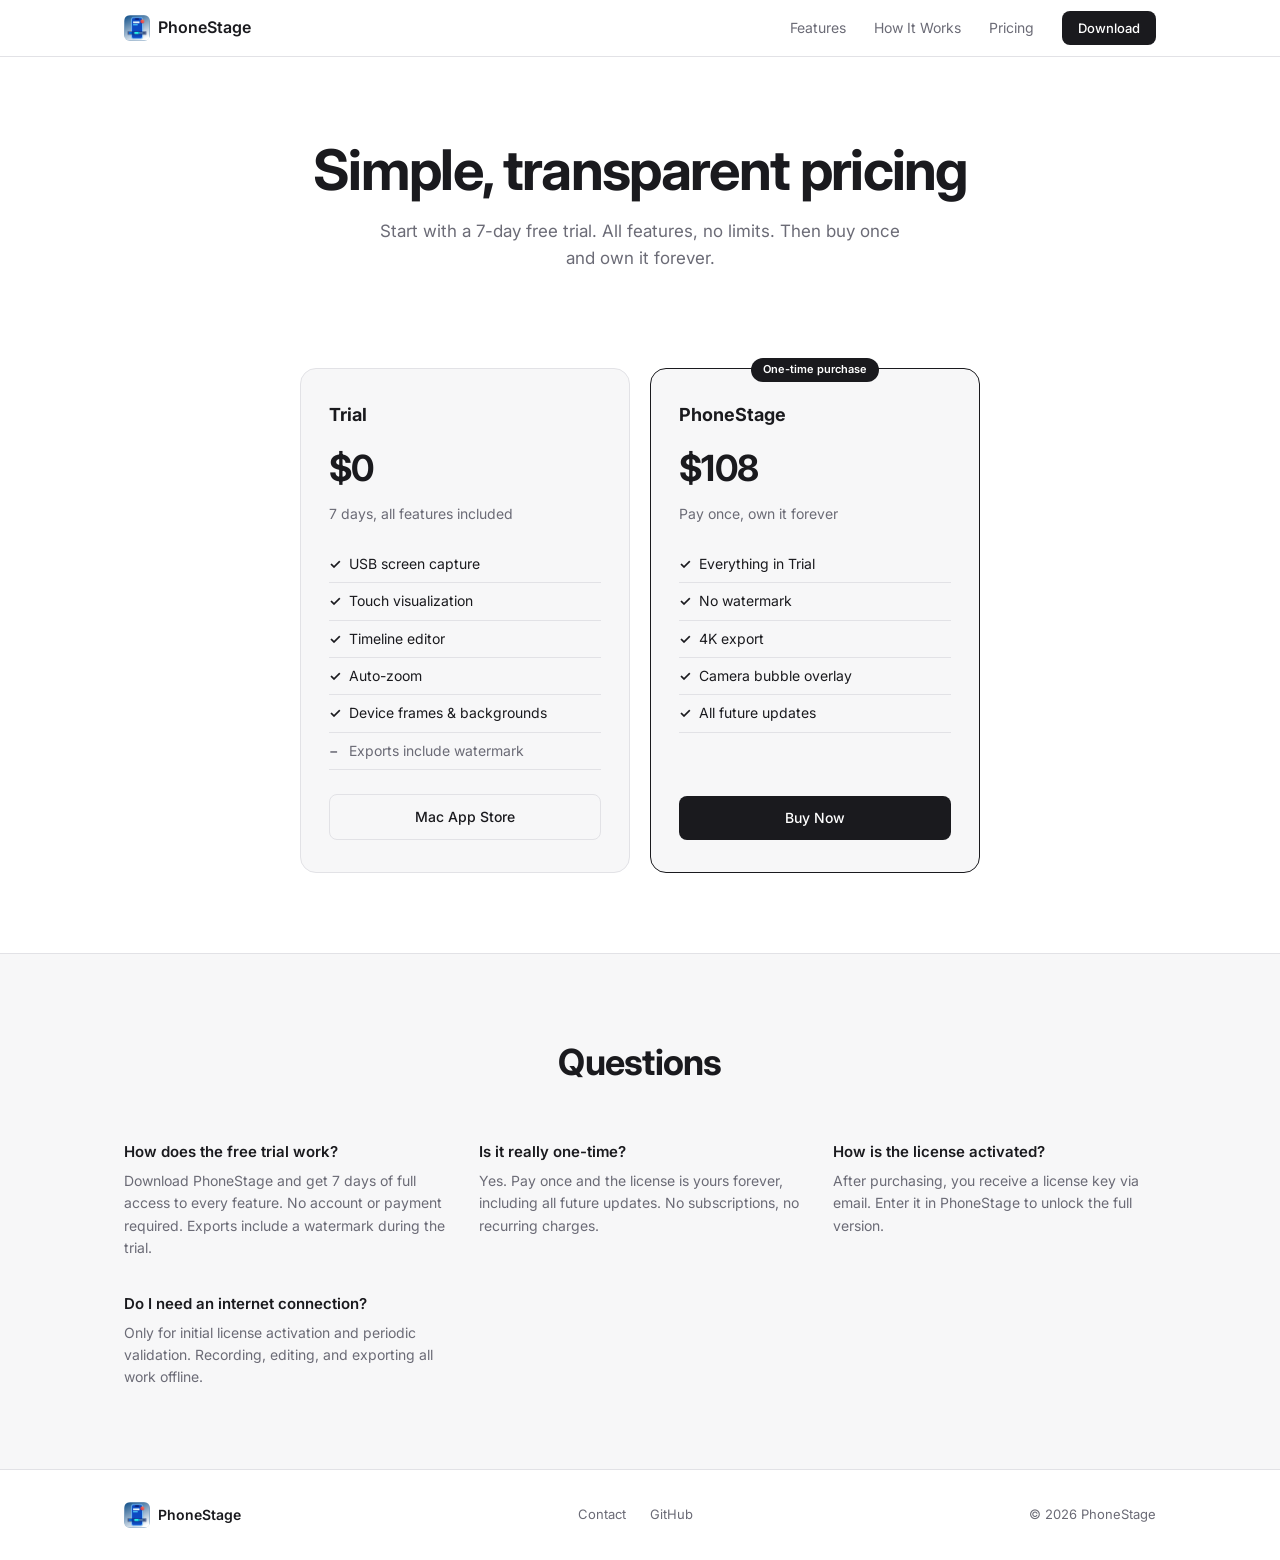
<file: pricing.html>
<!DOCTYPE html>
<html lang="en">
<head>
    <meta charset="UTF-8">
    <meta name="viewport" content="width=device-width, initial-scale=1.0">
    <meta name="color-scheme" content="light only">
    <title>Pricing — PhoneStage</title>
    <meta name="description" content="PhoneStage pricing. Free 7-day trial, then $108 one-time purchase.">
    <meta property="og:title" content="Pricing — PhoneStage">
    <meta property="og:description" content="Pay once, own it forever. Free 7-day trial included.">
    <meta property="og:type" content="website">
    <meta property="og:url" content="https://phonestage.app/pricing">
    <link rel="preconnect" href="https://fonts.googleapis.com">
    <link rel="preconnect" href="https://fonts.gstatic.com" crossorigin>
    <link href="https://fonts.googleapis.com/css2?family=Inter:wght@400;500;600;700&display=swap" rel="stylesheet">
    <link rel="stylesheet" href="style.css">
    <!-- LemonSqueezy affiliate/checkout JS -->
    <script src="https://assets.lemonsqueezy.com/lemon.js" defer></script>
</head>
<body>

    <!-- Navigation -->
    <nav class="nav">
        <div class="nav-inner">
            <a href="/" class="nav-logo">
                <img src="icon.png" alt="PhoneStage" class="logo-icon"> PhoneStage
            </a>
            <div class="nav-links">
                <a href="/#features">Features</a>
                <a href="/#how-it-works">How It Works</a>
                <a href="pricing.html">Pricing</a>
                <a href="/#download" class="btn btn-sm">Download</a>
            </div>
        </div>
    </nav>

    <!-- Pricing Hero -->
    <section class="hero pricing-hero">
        <div class="container">
            <h1>Simple, transparent pricing</h1>
            <p class="hero-sub">
                Start with a 7-day free trial. All features, no limits. Then buy once and own it forever.
            </p>
        </div>
    </section>

    <!-- Pricing Cards -->
    <section class="pricing-cards">
        <div class="container">
            <div class="pricing-grid">

                <!-- Trial -->
                <div class="plan-card">
                    <div class="plan-header">
                        <h3>Trial</h3>
                        <div class="plan-price">
                            <span class="price">$0</span>
                        </div>
                        <p class="plan-desc">7 days, all features included</p>
                    </div>
                    <ul class="plan-features">
                        <li>USB screen capture</li>
                        <li>Touch visualization</li>
                        <li>Timeline editor</li>
                        <li>Auto-zoom</li>
                        <li>Device frames &amp; backgrounds</li>
                        <li class="muted">Exports include watermark</li>
                    </ul>
                    <a href="https://apps.apple.com/app/phonestage/idXXXXXXXXXX" class="btn btn-outline btn-full">Mac App Store</a>
                </div>

                <!-- One-time Purchase -->
                <div class="plan-card plan-featured">
                    <div class="plan-badge">One-time purchase</div>
                    <div class="plan-header">
                        <h3>PhoneStage</h3>
                        <div class="plan-price">
                            <span class="price">$108</span>
                        </div>
                        <p class="plan-desc">Pay once, own it forever</p>
                    </div>
                    <ul class="plan-features">
                        <li>Everything in Trial</li>
                        <li>No watermark</li>
                        <li>4K export</li>
                        <li>Camera bubble overlay</li>
                        <li>All future updates</li>
                    </ul>
                    <a
                        href="https://phonestage.lemonsqueezy.com/checkout/buy/8502e194-bc43-4f5f-8d4c-ec6788773887?embed=1&media=0"
                        class="btn btn-full lemonsqueezy-button"
                    >
                        Buy Now
                    </a>
                </div>

            </div>
        </div>
    </section>

    <!-- FAQ -->
    <section class="faq">
        <div class="container">
            <h2>Questions</h2>
            <div class="faq-grid">
                <div class="faq-item">
                    <h3>How does the free trial work?</h3>
                    <p>Download PhoneStage and get 7 days of full access to every feature. No account or payment required. Exports include a watermark during the trial.</p>
                </div>
                <div class="faq-item">
                    <h3>Is it really one-time?</h3>
                    <p>Yes. Pay once and the license is yours forever, including all future updates. No subscriptions, no recurring charges.</p>
                </div>
                <div class="faq-item">
                    <h3>How is the license activated?</h3>
                    <p>After purchasing, you receive a license key via email. Enter it in PhoneStage to unlock the full version.</p>
                </div>
                <div class="faq-item">
                    <h3>Do I need an internet connection?</h3>
                    <p>Only for initial license activation and periodic validation. Recording, editing, and exporting all work offline.</p>
                </div>
            </div>
        </div>
    </section>

    <!-- Footer -->
    <footer class="footer">
        <div class="container footer-inner">
            <div class="footer-brand">
                <img src="icon.png" alt="PhoneStage" class="logo-icon"> PhoneStage
            </div>
            <div class="footer-links">
                <a href="mailto:support@phonestage.app">Contact</a>
                <a href="https://github.com/RaemondBW/PhoneStage-Helper">GitHub</a>
            </div>
            <div class="footer-copy">&copy; 2026 PhoneStage</div>
        </div>
    </footer>


</body>
</html>
</file>
<file: style.css>
/* === Reset & Base === */
*, *::before, *::after { margin: 0; padding: 0; box-sizing: border-box; }
html { color-scheme: light only; }

:root {
    --bg: #ffffff;
    --surface: #f7f7f8;
    --surface-2: #ededf0;
    --border: #e2e2e6;
    --text: #1a1a1e;
    --text-muted: #6b6b76;
    --accent: #1a1a1e;
    --accent-hover: #3a3a42;
    --radius: 10px;
    --radius-lg: 16px;
}

html { scroll-behavior: smooth; }

body {
    font-family: 'Inter', -apple-system, BlinkMacSystemFont, sans-serif;
    background: var(--bg);
    color: var(--text);
    line-height: 1.6;
    -webkit-font-smoothing: antialiased;
}

a { color: inherit; text-decoration: none; }
a.btn { color: #fff; }

.container {
    max-width: 1080px;
    margin: 0 auto;
    padding: 0 24px;
}

/* === Navigation === */
.nav {
    position: fixed;
    top: 0; left: 0; right: 0;
    z-index: 100;
    backdrop-filter: blur(20px);
    -webkit-backdrop-filter: blur(20px);
    background: rgba(255, 255, 255, 0.85);
    border-bottom: 1px solid var(--border);
}

.nav-inner {
    max-width: 1080px;
    margin: 0 auto;
    padding: 0 24px;
    height: 56px;
    display: flex;
    align-items: center;
    justify-content: space-between;
}

.nav-logo {
    font-weight: 600;
    font-size: 16px;
    display: flex;
    align-items: center;
    gap: 8px;
}

.logo-icon {
    width: 26px;
    height: 26px;
    border-radius: 6px;
    object-fit: contain;
}

.nav-links {
    display: flex;
    align-items: center;
    gap: 28px;
    font-size: 14px;
}

.nav-links a { color: var(--text-muted); transition: color 0.2s; }
.nav-links a:hover { color: var(--text); }
.nav-links a.btn { color: #fff; }
.nav-links a.btn:hover { color: #fff; }

/* === Buttons === */
.btn {
    display: inline-block;
    background: var(--accent);
    color: #fff;
    font-weight: 500;
    border-radius: 8px;
    transition: background 0.2s, transform 0.1s;
    cursor: pointer;
    border: none;
    font-family: inherit;
}

.btn:hover { background: var(--accent-hover); }
.btn:active { transform: scale(0.98); }
.btn-sm { padding: 7px 16px; font-size: 13px; }
.btn-lg { padding: 12px 28px; font-size: 15px; }

/* === Hero === */
.hero {
    padding: 140px 0 80px;
    text-align: center;
}

.hero-badge {
    display: inline-block;
    background: var(--surface);
    border: 1px solid var(--border);
    border-radius: 100px;
    padding: 5px 14px;
    font-size: 13px;
    color: var(--text-muted);
    margin-bottom: 24px;
}

.hero h1 {
    font-size: clamp(34px, 5.5vw, 56px);
    font-weight: 700;
    line-height: 1.1;
    letter-spacing: -0.03em;
    margin-bottom: 16px;
    color: var(--text);
}

.hero-sub {
    font-size: 17px;
    color: var(--text-muted);
    max-width: 520px;
    margin: 0 auto 32px;
    line-height: 1.6;
}

.hero-actions {
    display: flex;
    flex-direction: column;
    align-items: center;
    gap: 10px;
}

.hero-req {
    font-size: 13px;
    color: var(--text-muted);
}

/* === Features === */
.features {
    padding: 80px 0;
}

.features h2, .how-it-works h2, .download h2, .faq h2 {
    text-align: center;
    font-size: clamp(26px, 3.5vw, 36px);
    font-weight: 700;
    letter-spacing: -0.02em;
    margin-bottom: 48px;
}

/* Feature Showcase */
.feature-showcase {
    display: flex;
    flex-direction: column;
    gap: 0;
}

.showcase-display {
    width: 100%;
    aspect-ratio: 1444 / 1080;
    border-radius: var(--radius-lg) var(--radius-lg) 0 0;
    overflow: hidden;
    background: var(--surface-2);
    border: 1px solid var(--border);
    border-bottom: none;
}

.showcase-display video {
    width: 100%;
    height: 100%;
    object-fit: fill;
}

.showcase-caption {
    padding: 16px 20px;
    background: var(--surface);
    border-left: 1px solid var(--border);
    border-right: 1px solid var(--border);
    text-align: center;
}

.showcase-caption h3 {
    font-size: 16px;
    font-weight: 600;
    margin-bottom: 2px;
}

.showcase-caption p {
    font-size: 13px;
    color: var(--text-muted);
    line-height: 1.4;
}

/* Timeline strip */
.showcase-timeline {
    display: flex;
    background: var(--surface);
    border: 1px solid var(--border);
    border-radius: 0 0 var(--radius-lg) var(--radius-lg);
    overflow: hidden;
}

.showcase-clip {
    all: unset;
    cursor: pointer;
    flex: 1;
    display: flex;
    flex-direction: column;
    align-items: center;
    gap: 6px;
    padding: 10px 4px;
    position: relative;
    transition: background 0.2s;
}

.showcase-clip:hover {
    background: var(--surface-2);
}

.showcase-clip.active {
    background: var(--surface-2);
}

.clip-bar {
    width: 100%;
    height: 6px;
    border-radius: 3px;
    background: var(--border);
    transition: background 0.2s;
}

.showcase-clip.active .clip-bar {
    background: var(--accent);
}

.showcase-clip span {
    font-size: 11px;
    font-weight: 500;
    color: var(--text-muted);
    transition: color 0.2s;
}

.showcase-clip.active span {
    color: var(--text);
}

/* Dividers between clips */
.showcase-clip + .showcase-clip {
    border-left: 1px solid var(--border);
}

@media (max-width: 640px) {
    .showcase-clip span { font-size: 10px; }
    .showcase-clip { padding: 8px 2px; }
}

/* === How It Works === */
.how-it-works {
    padding: 80px 0;
    background: var(--surface);
    border-top: 1px solid var(--border);
    border-bottom: 1px solid var(--border);
}

.steps {
    display: grid;
    grid-template-columns: repeat(auto-fill, minmax(220px, 1fr));
    gap: 32px;
    text-align: center;
}

.step-num {
    width: 40px;
    height: 40px;
    border-radius: 50%;
    background: var(--accent);
    color: #fff;
    font-weight: 600;
    font-size: 16px;
    display: inline-flex;
    align-items: center;
    justify-content: center;
    margin-bottom: 14px;
}

.step h3 {
    font-size: 16px;
    font-weight: 600;
    margin-bottom: 6px;
}

.step p {
    font-size: 14px;
    color: var(--text-muted);
    line-height: 1.5;
}

/* === Download === */
.download {
    padding: 80px 0;
    text-align: center;
}

.download-sub {
    color: var(--text-muted);
    font-size: 15px;
    margin-top: -32px;
    margin-bottom: 32px;
}

.download-card {
    display: inline-flex;
    flex-direction: column;
    align-items: center;
    gap: 16px;
    background: var(--surface);
    border: 1px solid var(--border);
    border-radius: var(--radius-lg);
    padding: 32px 48px;
}

.version-info {
    display: flex;
    align-items: center;
    gap: 10px;
}

.version-label {
    font-size: 14px;
    color: var(--text-muted);
}

.version-num {
    font-weight: 600;
    font-size: 13px;
    background: var(--surface-2);
    border: 1px solid var(--border);
    border-radius: 5px;
    padding: 3px 8px;
}

.download-meta {
    font-size: 13px;
    color: var(--text-muted);
}

/* === Footer === */
.footer {
    padding: 32px 0;
    border-top: 1px solid var(--border);
}

.footer-inner {
    display: flex;
    align-items: center;
    justify-content: space-between;
    flex-wrap: wrap;
    gap: 16px;
}

.footer-brand {
    font-weight: 600;
    font-size: 14px;
    display: flex;
    align-items: center;
    gap: 8px;
}

.footer-links {
    display: flex;
    gap: 24px;
    font-size: 13px;
    color: var(--text-muted);
}

.footer-links a:hover { color: var(--text); }

.footer-copy {
    font-size: 13px;
    color: var(--text-muted);
}

/* === Pricing === */
.pricing-hero { padding-bottom: 32px; }

.billing-toggle {
    display: inline-flex;
    background: var(--surface);
    border: 1px solid var(--border);
    border-radius: 10px;
    padding: 3px;
    margin-top: 8px;
}

.toggle-btn {
    background: none;
    border: none;
    color: var(--text-muted);
    font-family: inherit;
    font-size: 13px;
    font-weight: 500;
    padding: 7px 18px;
    border-radius: 8px;
    cursor: pointer;
    transition: all 0.2s;
}

.toggle-btn.active {
    background: var(--accent);
    color: #fff;
}

.save-badge {
    font-size: 11px;
    background: var(--surface-2);
    color: var(--text-muted);
    padding: 2px 7px;
    border-radius: 100px;
    margin-left: 4px;
}

.toggle-btn.active .save-badge {
    background: rgba(255, 255, 255, 0.2);
    color: #fff;
}

.pricing-cards { padding: 32px 0 80px; }

.pricing-grid {
    display: grid;
    grid-template-columns: repeat(auto-fit, minmax(300px, 1fr));
    gap: 20px;
    max-width: 680px;
    margin: 0 auto;
}

.pricing-grid-3 {
    grid-template-columns: repeat(3, 1fr);
    max-width: 960px;
}

.plan-card {
    position: relative;
    background: var(--surface);
    border: 1px solid var(--border);
    border-radius: var(--radius-lg);
    padding: 32px 28px;
    display: flex;
    flex-direction: column;
}

.plan-featured {
    border-color: var(--accent);
}

.plan-badge {
    position: absolute;
    top: -11px;
    left: 50%;
    transform: translateX(-50%);
    background: var(--accent);
    color: #fff;
    font-size: 11px;
    font-weight: 600;
    padding: 3px 12px;
    border-radius: 100px;
    white-space: nowrap;
}

.plan-header { margin-bottom: 20px; }

.plan-header h3 {
    font-size: 18px;
    font-weight: 700;
    margin-bottom: 10px;
}

.plan-price {
    display: flex;
    align-items: baseline;
    gap: 4px;
    margin-bottom: 6px;
}

.price {
    font-size: 36px;
    font-weight: 700;
    letter-spacing: -0.02em;
}

.price-period {
    font-size: 15px;
    color: var(--text-muted);
}

.plan-desc {
    font-size: 14px;
    color: var(--text-muted);
}

.plan-features {
    list-style: none;
    flex: 1;
    margin-bottom: 24px;
}

.plan-features li {
    font-size: 14px;
    padding: 7px 0;
    border-bottom: 1px solid var(--border);
    padding-left: 20px;
    position: relative;
}

.plan-features li::before {
    content: '\2713';
    position: absolute;
    left: 0;
    color: var(--text);
    font-weight: 600;
}

.plan-features li.muted {
    color: var(--text-muted);
}

.plan-features li.muted::before {
    content: '\2212';
    color: var(--text-muted);
}

.btn-full {
    display: block;
    text-align: center;
    padding: 11px 24px;
    font-size: 14px;
}

.btn-outline {
    background: transparent;
    border: 1px solid var(--border);
    color: var(--text) !important;
}

.btn-outline:hover {
    background: var(--surface-2);
    border-color: var(--text-muted);
    color: var(--text) !important;
}

/* === FAQ === */
.faq {
    padding: 80px 0;
    background: var(--surface);
    border-top: 1px solid var(--border);
}

.faq-grid {
    display: grid;
    grid-template-columns: repeat(auto-fill, minmax(280px, 1fr));
    gap: 32px;
}

.faq-item h3 {
    font-size: 15px;
    font-weight: 600;
    margin-bottom: 6px;
}

.faq-item p {
    font-size: 14px;
    color: var(--text-muted);
    line-height: 1.6;
}

/* === Responsive === */
@media (max-width: 640px) {
    .hero { padding: 110px 0 50px; }
    .nav-links a:not(.btn) { display: none; }
    .feature-showcase { grid-template-columns: 1fr; }
    .steps { grid-template-columns: 1fr 1fr; }
    .download-card { padding: 24px 20px; }
    .footer-inner { flex-direction: column; text-align: center; }
    .pricing-grid, .pricing-grid-3 { grid-template-columns: 1fr; }
    .faq-grid { grid-template-columns: 1fr; }
}
</file>
